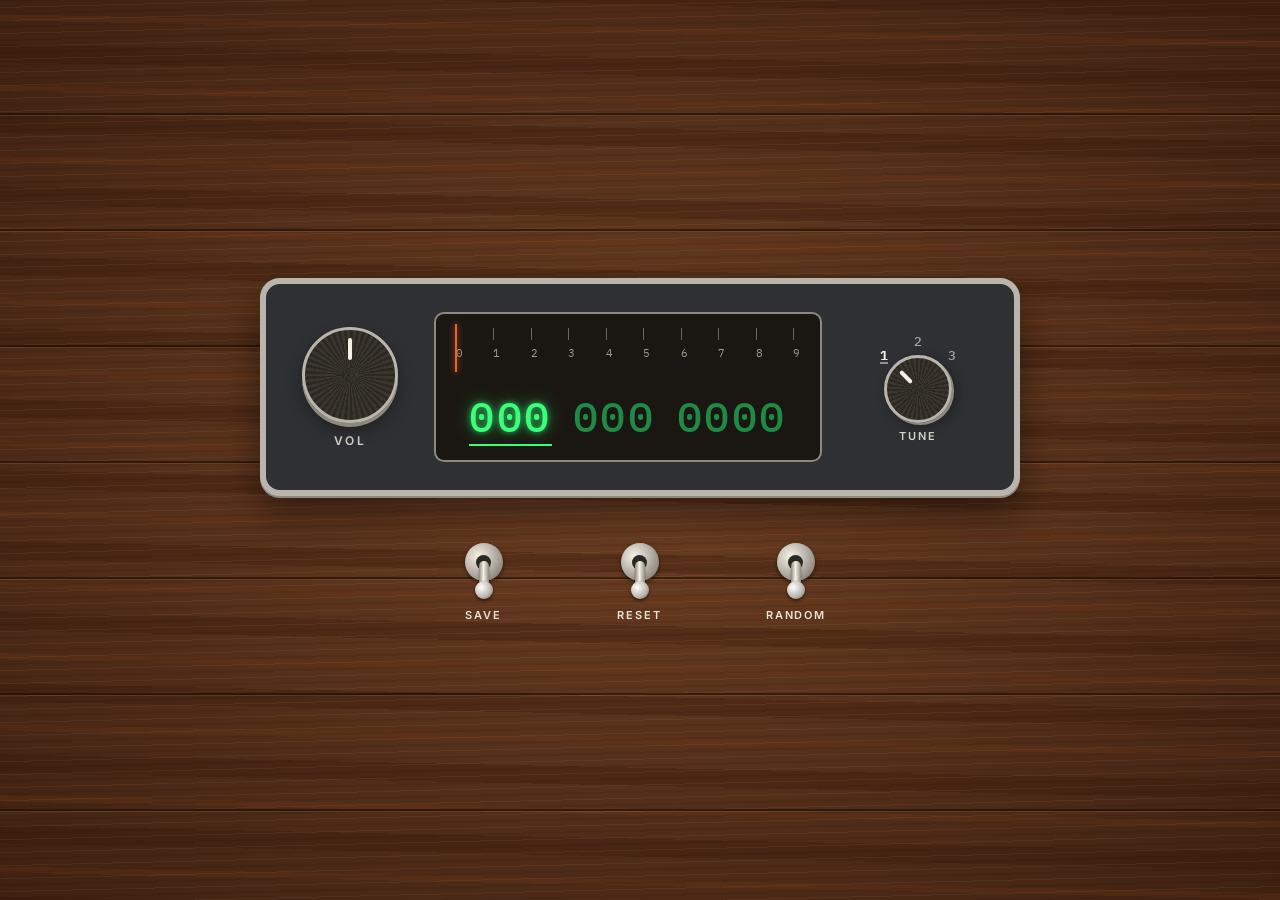
<file: final/index.html>
<!doctype html>
<html lang="en">
<head>
  <meta charset="utf-8">
  <meta name="viewport" content="width=device-width, initial-scale=1">
  <title>Tune in your phone number</title>
  <link rel="preconnect" href="https://fonts.googleapis.com">
  <link href="https://fonts.googleapis.com/css2?family=IBM+Plex+Mono:wght@500&family=Inter:wght@500;600&display=swap" rel="stylesheet">
  <link rel="stylesheet" href="final.css">
</head>
<body>
  <main class="stage">
    <h1 class="visually-hidden">Tune in your phone number</h1>

    <div class="radio">
      <div class="control">
        <button class="knob" id="knob" type="button" role="slider"
                aria-label="Volume knob for section 1: turn right to go up, left to go down"
                aria-valuemin="0" aria-valuemax="999" aria-valuenow="0">
          <span class="knob__mark" aria-hidden="true"></span>
        </button>
        <span class="label">VOL</span>
      </div>

      <div class="window">
        <div class="dial" aria-hidden="true">
          <div class="dial__ticks"></div>
          <div class="dial__numbers">
            <span>0</span><span>1</span><span>2</span><span>3</span><span>4</span>
            <span>5</span><span>6</span><span>7</span><span>8</span><span>9</span>
          </div>
          <div class="dial__needle" id="needle"></div>
        </div>
        <output class="readout" id="readout" aria-live="polite">
          <span class="group is-active">000</span>
          <span class="group">000</span>
          <span class="group">0000</span>
        </output>
      </div>

      <div class="control">
        <div class="control control--tight">
          <div class="tune">
            <span class="tune__stop is-active" aria-hidden="true">1</span>
            <span class="tune__stop" aria-hidden="true">2</span>
            <span class="tune__stop" aria-hidden="true">3</span>
            <button class="tune__knob" id="tune" type="button" role="slider"
                    aria-label="Tune knob: choose section"
                    aria-valuemin="1" aria-valuemax="3" aria-valuenow="1">
              <span class="tune__mark" aria-hidden="true"></span>
            </button>
          </div>
          <span class="label label--small">TUNE</span>
        </div>
      </div>
    </div>

    <!-- Dash switches: SAVE latches up until the number changes; RESET and RANDOM spring back -->
    <div class="switches" role="group" aria-label="Dash switches">
      <div class="switch">
        <button class="switch__toggle" id="saveSwitch" type="button" aria-pressed="false" aria-label="Save number">
          <span class="switch__bezel" aria-hidden="true"></span>
          <span class="switch__hole" aria-hidden="true"></span>
          <span class="switch__lever" aria-hidden="true"></span>
          <span class="switch__ball" aria-hidden="true"></span>
        </button>
        <span class="switch__label" id="saveLabel">SAVE</span>
      </div>
      <div class="switch">
        <button class="switch__toggle" id="resetSwitch" type="button" aria-pressed="false" aria-label="Reset number to zero">
          <span class="switch__bezel" aria-hidden="true"></span>
          <span class="switch__hole" aria-hidden="true"></span>
          <span class="switch__lever" aria-hidden="true"></span>
          <span class="switch__ball" aria-hidden="true"></span>
        </button>
        <span class="switch__label">RESET</span>
      </div>
      <div class="switch">
        <button class="switch__toggle" id="randomSwitch" type="button" aria-pressed="false" aria-label="Randomize number">
          <span class="switch__bezel" aria-hidden="true"></span>
          <span class="switch__hole" aria-hidden="true"></span>
          <span class="switch__lever" aria-hidden="true"></span>
          <span class="switch__ball" aria-hidden="true"></span>
        </button>
        <span class="switch__label">RANDOM</span>
      </div>
    </div>
  </main>

  <script src="final.js"></script>
</body>
</html>
</file>
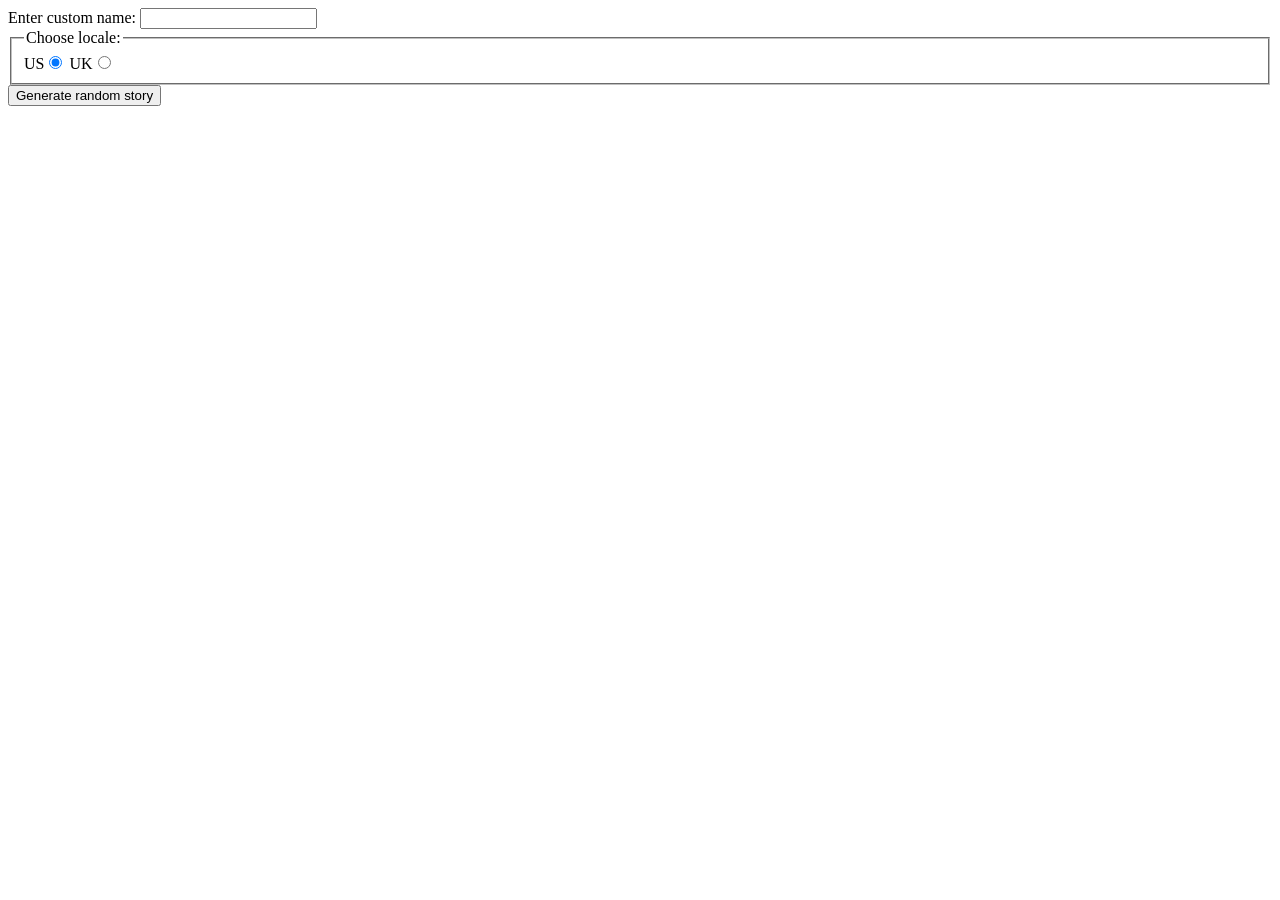
<file: ICA11.html>
<!DOCTYPE html>
<html lang="en">
<head>
    <meta charset="UTF-8">
    <meta name="viewport" content="width=device-width, initial-scale=1.0">
    <title>Document</title>
</head>
<body>
    <div>
  <label for="custom-name">Enter custom name:</label>
  <input id="custom-name" type="text" placeholder="" />
</div>
<fieldset>
  <legend>Choose locale:</legend>
  <label for="us">US</label
  ><input id="us" type="radio" name="uk-us" value="us" checked />
  <label for="uk">UK</label
  ><input id="uk" type="radio" name="uk-us" value="uk" />
</fieldset>
<div>
  <button class="generate">Generate random story</button>
</div>
<!-- Thanks a lot to Willy Aguirre for his help with the code for this assessment -->
<p class="story"></p>

    <script>
        // Complete variable definitions and random functions

const customName = document.getElementById("custom-name");
const generateBtn = document.querySelector(".generate"); //make a new var called generate button
const story = document.querySelector(".story");

function randomValueFromArray(array) {
  const random = Math.floor(Math.random() * array.length);
  return array[random];
}

// Raw text strings

//charcters
    // Willy the Goblin
    // Big Daddy
    // Father Christmas

//places
    // the soup kitchen
    // Disneyland
    // the White House

//events
    // spontaneously combusted
    // melted into a puddle on the sidewalk
    // turned into a slug and slithered away

const characters = ["Willy the Goblin", "Big Daddy", "Father Christmas"];
const places = ["the soup kitchen", "Disneyland", "the White House"];
const events = ["spontaneously combusted", "melted into a puddle on the sidewalk", "turned into a slug and slithered away"];

// Partial return random string function

function returnRandomStoryString() {

const randomCharacter = randomValueFromArray(characters);
const randomPlace = randomValueFromArray(places);
const randomEvent = randomValueFromArray(events);

let storyText = `It was 94 Fahrenheit outside, so ${randomCharacter} went for a walk. When they got to ${randomPlace}, they stared in horror for a few moments, then ${randomEvent}. Bob saw the whole thing, but was not surprised — ${randomCharacter} weighs 300 pounds, and it was a hot day.`

  return storyText;
}

// Event listener and partial generate function definition

generateBtn.addEventListener("click", generateStory); //event listener listens for click and runs the "generateStory" function

function generateStory() {

let newStory = returnRandomStoryString();

  if (customName.value !== "") {
    const name = customName.value;
    newStory=newStory.replace("Bob", name);
  }

  if (document.getElementById("uk").checked) {
    const weight = Math.round(300/14)+" stone";
    const temperature = Math.round((94-32)*5/9)+" Celsius";
    newStory=newStory.replace("300 pounds", weight);
    newStory=newStory.replace("94 Fahrenheit", temperature);
  }

  console.log(newStory);
  // TODO: replace "" with the correct expression
  story.textContent = newStory;
  story.style.visibility = "visible";
}
    </script>
</body>
</html>
</file>
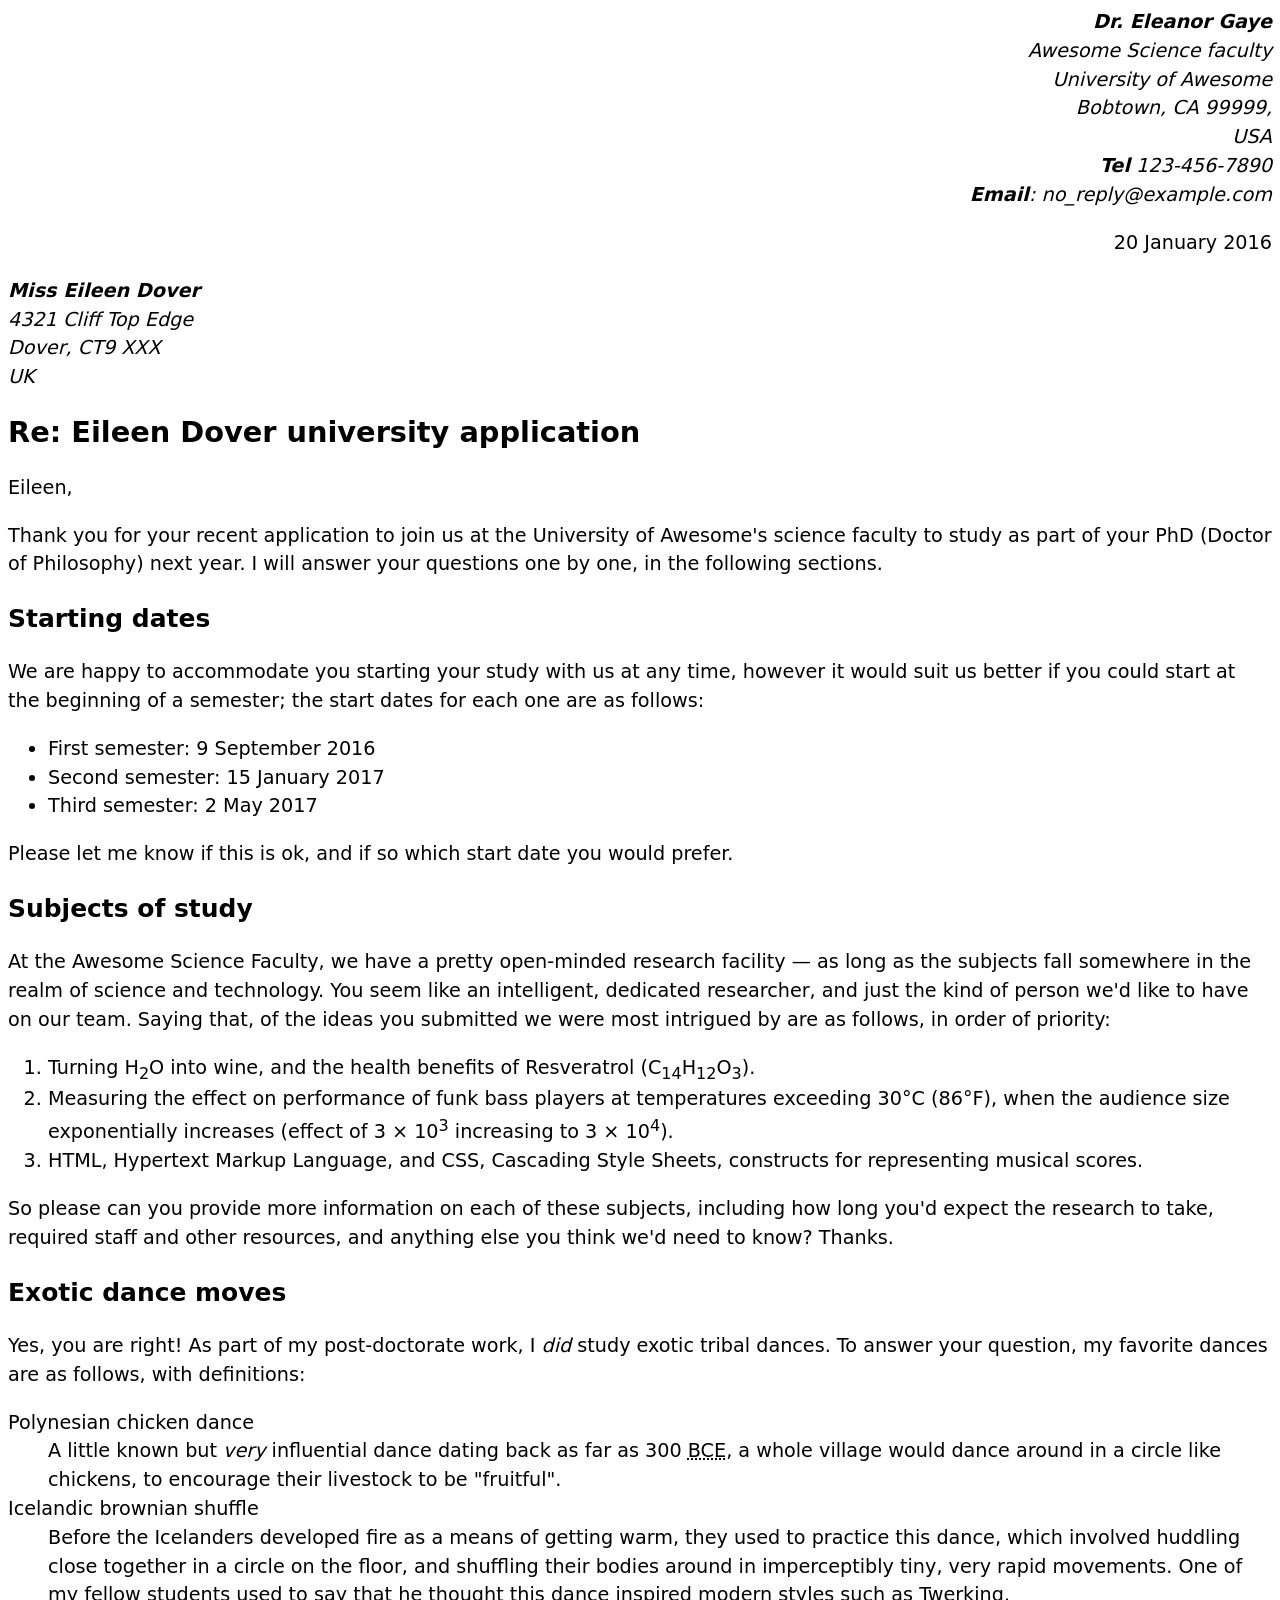
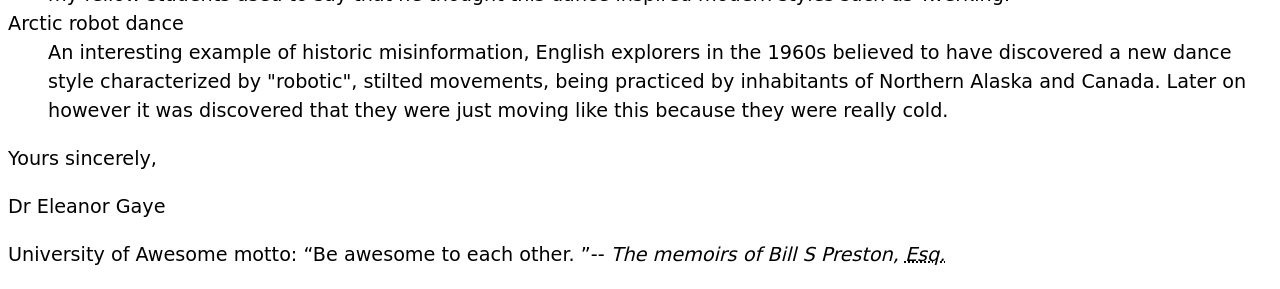
<file: ICA3.html>
<!DOCTYPE html>
<html lang="en">
<head>
    <meta charset="UTF-8">
    <meta name="viewport" content="width=device-width, initial-scale=1.0">
    <title>Document</title>
    <style>
        body {
  font: 1.2em / 1.5 system-ui;
}

.sender-column {
  text-align: right;
}

h1 {
  font-size: 1.5em;
}

h2 {
  font-size: 1.3em;
}
    </style>
</head>
<body>
    <address class="sender-column">
        <strong>Dr. Eleanor Gaye</strong><br />
Awesome Science faculty<br />
University of Awesome<br />
Bobtown, CA 99999,<br />
USA<br />
<strong>Tel</strong> 123-456-7890<br />
<strong>Email</strong>: no_reply@example.com
</address>

<p class="sender-column"
<time datetime="2016-01-20">20 January 2016</time>
</p>

<address>
<strong>Miss Eileen Dover</strong><br />
4321 Cliff Top Edge<br />
Dover, CT9 XXX<br />
UK
</address>

<h1>Re: Eileen Dover university application</h1>

<p>Eileen,</p>

<p>
Thank you for your recent application to join us at the University of
Awesome's science faculty to study as part of your
<abbr>PhD</abbr> (Doctor of Philosophy) next year. I will answer your
questions one by one, in the following sections.
</p>

<h2>Starting dates</h2>

<p>
We are happy to accommodate you starting your study with us at any time,
however it would suit us better if you could start at the beginning of a
semester; the start dates for each one are as follows:
</p>

<ul>
    <li>
First semester: <time datetime="2016-09-09">9 September 2016</time>
</li>
<li>
Second semester: <time datetime="2017-01-15">15 January 2017</time>
</li>
<li>
Third semester: <time datetime="2017-05-02">2 May 2017</time>
</li>
</ul>

<p>
Please let me know if this is ok, and if so which start date you would
prefer.
</p>

<h2>Subjects of study</h2>

<p>
At the Awesome Science Faculty, we have a pretty open-minded research
facility — as long as the subjects fall somewhere in the realm of science
and technology. You seem like an intelligent, dedicated researcher, and
just the kind of person we'd like to have on our team. Saying that, of the
ideas you submitted we were most intrigued by are as follows, in order of
priority:
</p>

<ol>
<li>
Turning H<sub>2</sub>O into wine, and the health benefits of Resveratrol
(C<sub>14</sub>H<sub>12</sub>O<sub>3</sub>).
</li>
<li>
Measuring the effect on performance of funk bass players at temperatures
exceeding 30°C (86°F), when the audience size exponentially increases
(effect of 3 × 10<sup>3</sup> increasing to 3 × 10<sup>4</sup>).
</li>

<li>
<abbr>HTML</abbr>, Hypertext Markup Language, and <abbr>CSS</abbr>,
Cascading Style Sheets, constructs for representing musical scores.
</li>
</ol>

<p>
So please can you provide more information on each of these subjects,
including how long you'd expect the research to take, required staff and
other resources, and anything else you think we'd need to know? Thanks.
</p>

<h2>Exotic dance moves</h2>

<p>
Yes, you are right! As part of my post-doctorate work, I
<em>did</em> study exotic tribal dances. To answer your question, my
favorite dances are as follows, with definitions:
</p>

<dl>
<dt>Polynesian chicken dance</dt>
<dd>
    A little known but <em>very</em> influential dance dating back as far as
    300 <abbr title="Before Common Era">BCE</abbr>, a whole village would
    dance around in a circle like chickens, to encourage their livestock to
    be "fruitful".
</dd>
<dt>Icelandic brownian shuffle</dt>
<dd>
    Before the Icelanders developed fire as a means of getting warm, they
    used to practice this dance, which involved huddling close together in a
    circle on the floor, and shuffling their bodies around in imperceptibly
    tiny, very rapid movements. One of my fellow students used to say that
    he thought this dance inspired modern styles such as Twerking.
</dd>
<dt>Arctic robot dance</dt>
<dd>
    An interesting example of historic misinformation, English explorers in
    the 1960s believed to have discovered a new dance style characterized by
    "robotic", stilted movements, being practiced by inhabitants of Northern
    Alaska and Canada. Later on however it was discovered that they were
    just moving like this because they were really cold.
</dd>
</dl>

<p>Yours sincerely,</p>

<p>Dr Eleanor Gaye</p>

<p>
University of Awesome motto: <q>Be awesome to each other. </q>--
<cite
>The memoirs of Bill S Preston, <abbr title="Esquire">Esq.</abbr></cite>
</p>
</body>
</html>
</file>
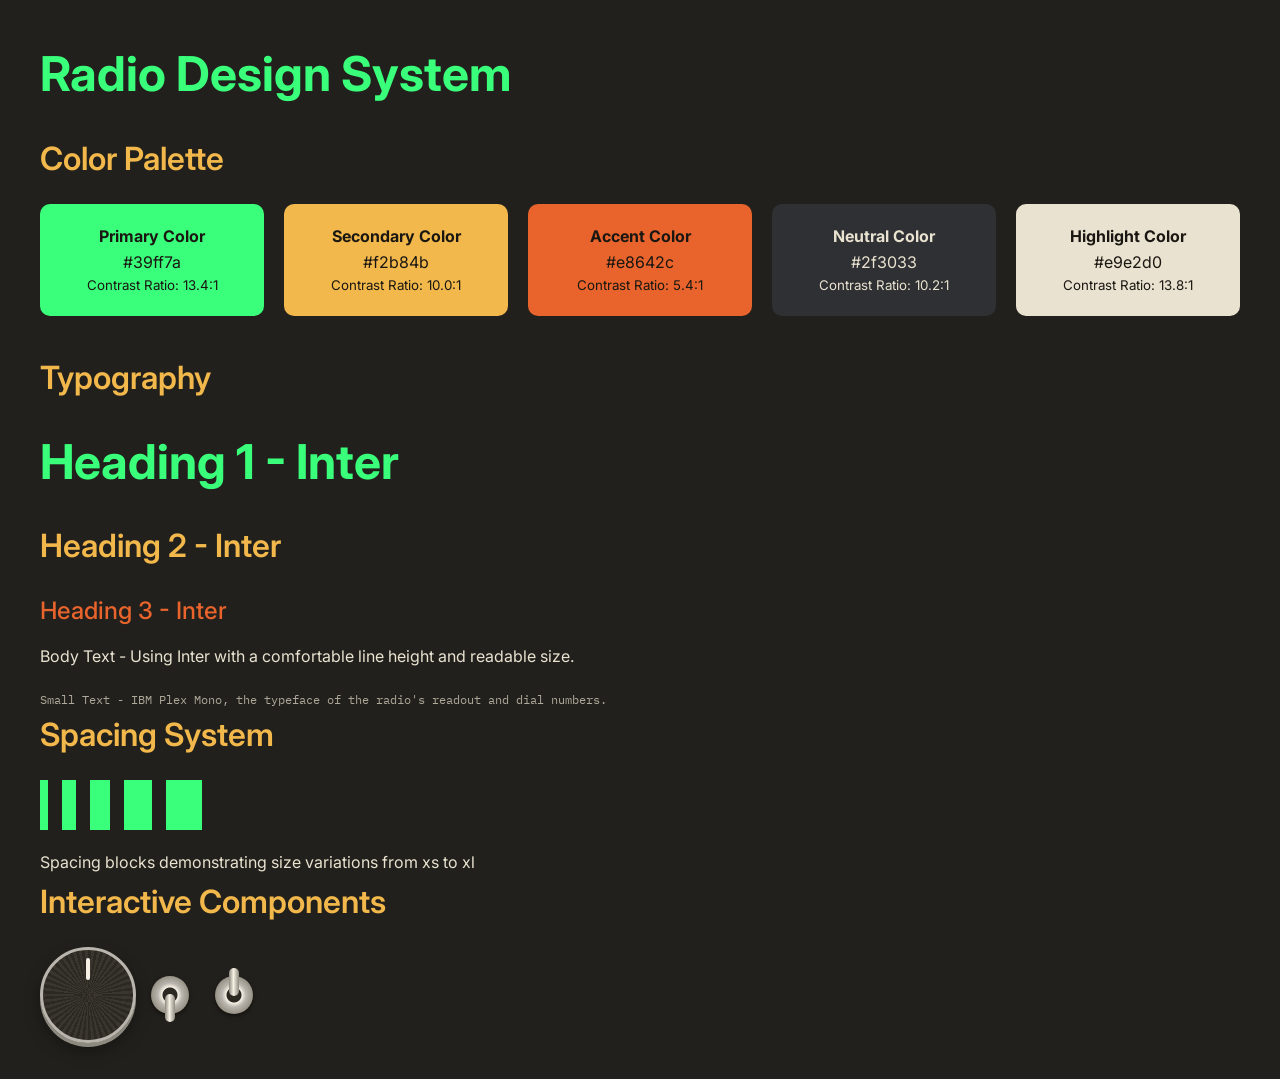
<file: final/wa14.html>
<!DOCTYPE html>
<html lang="en">
<head>
    <meta charset="UTF-8">
    <meta name="viewport" content="width=device-width, initial-scale=1.0">
    <title>Radio Design System</title>
    <style>
        /* CSS Reset and Base Styles */
        :root {
            /* Color Palette - 5 Core Colors */
            --color-primary: #39ff7a;     /* Neon Green - Readout Glow */
            --color-secondary: #f2b84b;   /* Amber - Focus Rings */
            --color-accent: #e8642c;      /* Needle Orange - Tuning Needle */
            --color-neutral: #2f3033;     /* Faceplate Gray - Radio Body */
            --color-highlight: #e9e2d0;   /* Cream - Main Text */

            /* Derived Colors for Flexibility */
            --color-background: #22201c;
            --color-text-dark: #1a1712;
            --color-text-light: var(--color-highlight);

            /* Typography */
            --font-primary: Inter, system-ui, sans-serif;
            --font-secondary: "IBM Plex Mono", monospace;

            /* Spacing System */
            --spacing-xs: 8px;
            --spacing-sm: 14px;
            --spacing-md: 20px;
            --spacing-lg: 28px;
            --spacing-xl: 36px;

            /* Border Radius */
            --radius-sm: 6px;
            --radius-md: 10px;
            --radius-lg: 20px;
        }

        * {
            margin: 0;
            padding: 0;
            box-sizing: border-box;
        }

        body {
            font-family: var(--font-primary);
            line-height: 1.6;
            background-color: var(--color-background);
            color: var(--color-text-light);
            padding: var(--spacing-xl);
        }

        .container {
            max-width: 1200px;
            margin: 0 auto;
        }

        /* Typography Styles */
        h1 {
            font-size: 3rem;
            font-weight: 700;
            margin-bottom: var(--spacing-md);
            color: var(--color-primary);
        }

        h2 {
            font-size: 2rem;
            font-weight: 600;
            margin-bottom: var(--spacing-md);
            color: var(--color-secondary);
        }

        h3 {
            font-size: 1.5rem;
            font-weight: 500;
            margin-bottom: var(--spacing-sm);
            color: var(--color-accent);
        }

        .body-text {
            font-size: 1rem;
            margin-bottom: var(--spacing-md);
        }

        .small-text {
            font-size: 0.75rem;
            font-family: var(--font-secondary);
            color: color-mix(in srgb, var(--color-text-light) 70%, transparent);
        }

        /* Color Palette Section */
        .color-palette {
            display: grid;
            grid-template-columns: repeat(auto-fit, minmax(200px, 1fr));
            gap: var(--spacing-md);
            margin-bottom: var(--spacing-xl);
        }

        .color-swatch {
            padding: var(--spacing-md);
            border-radius: var(--radius-md);
            display: flex;
            flex-direction: column;
            align-items: center;
            justify-content: center;
            text-align: center;
        }

        /* Component Styles */
        .knob {
            position: relative;
            width: 96px;
            height: 96px;
            vertical-align: middle;
            border-radius: 50%;
            border: 3px solid #b9b5ad;
            background: repeating-conic-gradient(#2c2822 0 4deg, #3a352d 4deg 8deg);
            box-shadow: 0 4px 0 #8d897f, 0 8px 16px rgba(0, 0, 0, 0.35);
            cursor: grab;
        }

        .knob:active {
            cursor: grabbing;
        }

        .knob:focus-visible {
            outline: 3px solid var(--color-secondary);
            outline-offset: 4px;
        }

        .knob__mark {
            position: absolute;
            left: 50%;
            top: 8px;
            width: 4px;
            height: 22px;
            margin-left: -2px;
            border-radius: 2px;
            background: #f6f1e4;
        }

        .switch {
            position: relative;
            width: 60px;
            height: 76px;
            vertical-align: middle;
            border: none;
            background: transparent;
            cursor: pointer;
        }

        .switch__bezel,
        .switch__lever {
            position: absolute;
            left: 50%;
        }

        .switch__bezel {
            top: 50%;
            width: 38px;
            height: 38px;
            margin: -19px 0 0 -19px;
            border-radius: 50%;
            background: radial-gradient(circle at 50% 50%, #2c2822 7px, #f6f1e4 8px, #b9b5ad 45%, #6d6555 100%);
            box-shadow: 0 2px 4px rgba(0, 0, 0, 0.5);
        }

        .switch__lever {
            top: 37px;
            width: 10px;
            height: 28px;
            margin-left: -5px;
            border-radius: 5px;
            background: linear-gradient(90deg, #8d897f, #f6f1e4 45%, #8d897f);
            transition: top 100ms ease-out;
        }

        .switch[aria-pressed="true"] .switch__lever {
            top: 11px;
        }

        /* Spacing Demonstration */
        .spacing-demo {
            display: flex;
            align-items: center;
            gap: var(--spacing-sm);
            margin-bottom: var(--spacing-md);
        }

        .spacing-block {
            background-color: var(--color-primary);
            height: 50px;
        }
    </style>
    <link rel="stylesheet" href="https://fonts.googleapis.com/css2?family=IBM+Plex+Mono:wght@500&family=Inter:wght@500;600;700&display=swap">
</head>
<body>
    <div class="container">
        <h1>Radio Design System</h1>

        <section>
            <h2>Color Palette</h2>
            <div class="color-palette">
                <div class="color-swatch" style="background-color: var(--color-primary); color: var(--color-text-dark);">
                    <strong>Primary Color</strong>
                    <p>#39ff7a</p>
                    <small>Contrast Ratio: 13.4:1</small>
                </div>
                <div class="color-swatch" style="background-color: var(--color-secondary); color: var(--color-text-dark);">
                    <strong>Secondary Color</strong>
                    <p>#f2b84b</p>
                    <small>Contrast Ratio: 10.0:1</small>
                </div>
                <div class="color-swatch" style="background-color: var(--color-accent); color: var(--color-text-dark);">
                    <strong>Accent Color</strong>
                    <p>#e8642c</p>
                    <small>Contrast Ratio: 5.4:1</small>
                </div>
                <div class="color-swatch" style="background-color: var(--color-neutral); color: var(--color-text-light);">
                    <strong>Neutral Color</strong>
                    <p>#2f3033</p>
                    <small>Contrast Ratio: 10.2:1</small>
                </div>
                <div class="color-swatch" style="background-color: var(--color-highlight); color: var(--color-text-dark);">
                    <strong>Highlight Color</strong>
                    <p>#e9e2d0</p>
                    <small>Contrast Ratio: 13.8:1</small>
                </div>
            </div>
        </section>

        <section>
            <h2>Typography</h2>
            <h1>Heading 1 - Inter</h1>
            <h2>Heading 2 - Inter</h2>
            <h3>Heading 3 - Inter</h3>
            <p class="body-text">Body Text - Using Inter with a comfortable line height and readable size.</p>
            <p class="small-text">Small Text - IBM Plex Mono, the typeface of the radio's readout and dial numbers.</p>
        </section>

        <section>
            <h2>Spacing System</h2>
            <div class="spacing-demo">
                <div class="spacing-block" style="width: var(--spacing-xs)"></div>
                <div class="spacing-block" style="width: var(--spacing-sm)"></div>
                <div class="spacing-block" style="width: var(--spacing-md)"></div>
                <div class="spacing-block" style="width: var(--spacing-lg)"></div>
                <div class="spacing-block" style="width: var(--spacing-xl)"></div>
            </div>
            <p>Spacing blocks demonstrating size variations from xs to xl</p>
        </section>

        <section>
            <h2>Interactive Components</h2>
            <button class="knob" type="button" aria-label="Volume knob"><span class="knob__mark"></span></button>
            <button class="switch" type="button" aria-pressed="false" aria-label="Switch, off"><span class="switch__bezel"></span><span class="switch__lever"></span></button>
            <button class="switch" type="button" aria-pressed="true" aria-label="Switch, on"><span class="switch__bezel"></span><span class="switch__lever"></span></button>
        </section>
    </div>
</body>
</html>
</file>
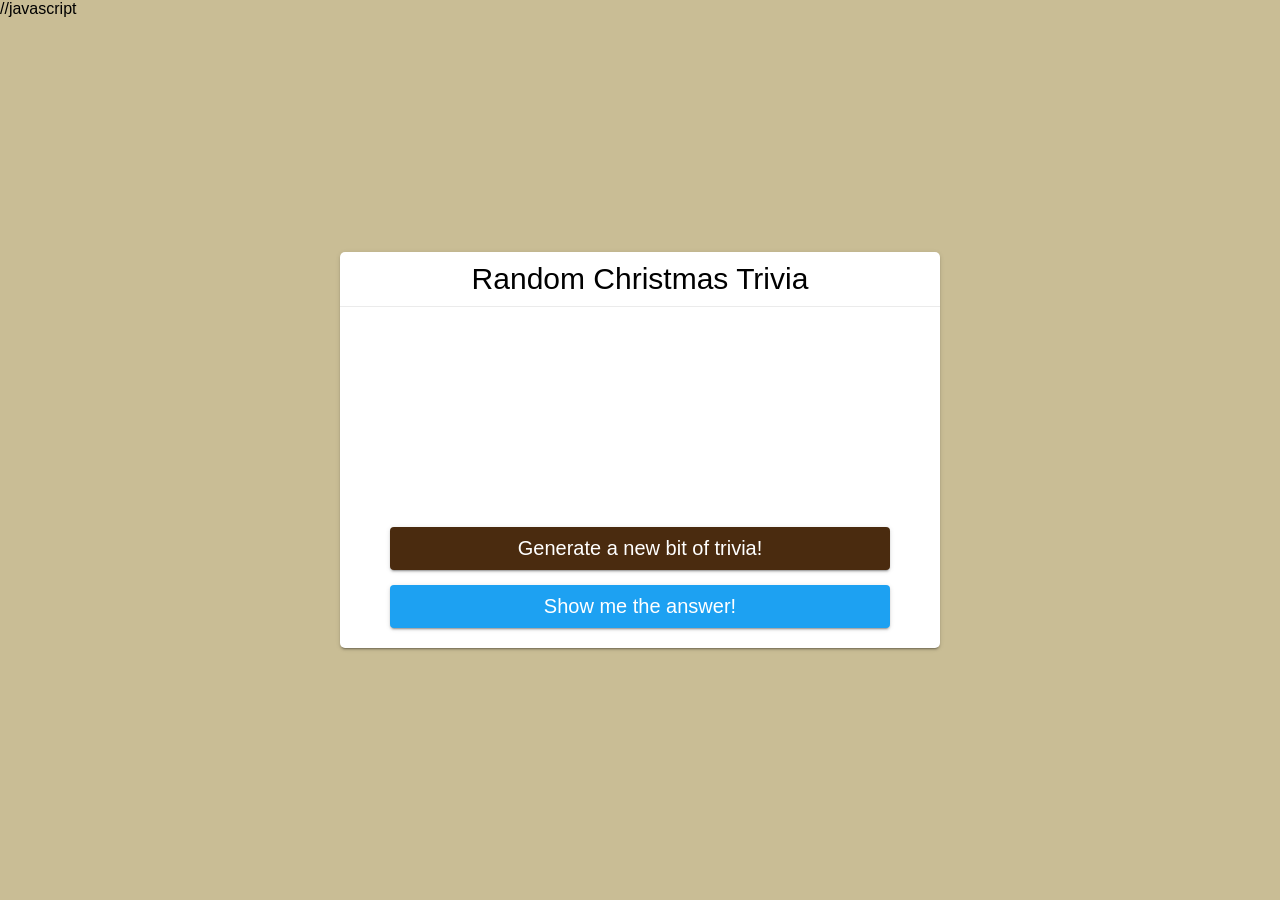
<file: ICA12/ica12.html>
<!DOCTYPE html>
<html lang="en">
<head>
    <meta charset="UTF-8">
    <meta http-equiv="X-UA-Compatible" content="IE=edge">
    <meta name="viewport" content="width=device-width, initial-scale=1.0">
    <title>Document</title>
    <style>
        html {
    box-sizing: border-box;
  }
  
  *,
  *::before,
  *::after {
    box-sizing: inherit;
    margin: 0;
    padding: 0;
  }
  
  body {
    font-family: -apple-system, BlinkMacSystemFont, "Segoe UI", Roboto, Oxygen-Sans, Ubuntu, Cantarell, "Helvetica Neue", sans-serif;
    background-color: #c9bd95;
  }
  
  .app {
    position: absolute;
    top: 50%;
    left: 50%;
    transform: translate(-50%, -50%);
    width: 600px;
    background-color: white;
    border-radius: 5px;
    box-shadow: 0 2px 2px 0 rgba(0,0,0,.14), 0 3px 1px -2px rgba(0,0,0,.2), 0 1px 5px 0 rgba(0,0,0,.12);
  }
  
  header {
    width: 100%;
    font-size: 30px;
    text-align: center;
    padding: 10px;
    border-bottom: 1px solid #ebebeb;
  }
  
  .quotes {
    padding: 20px 50px;
    min-height: 200px;
  }
  
  .quote-text {
    padding-bottom: 20px;
    font-size: 25px;
    color: black;
  }
  
  .controls {
    width: 100%;
    padding: 20px 50px;
  }
  
  .button {
    display: block;
    color: white;
    border-radius: 4px;
    border: none;
    padding: 10px 20px;
    cursor: pointer;
    text-align: center;
    width: 100%;
    font-size: 20px;
    box-shadow: 0 2px 2px 0 rgba(0,0,0,.14), 0 3px 1px -2px rgba(0,0,0,.2), 0 1px 5px 0 rgba(0,0,0,.12);
  }
  
  .twitter {
    background-color: #1da1f2;
    text-decoration: none;
  }
  
  .twitter:hover {
    background-color: #1e7fbb;
  }
  
  .new-quote {
    background-color: #4A2B0F;
    margin-bottom: 15px;
  }
  
  .new-quote:hover {
    background-color: #6d3b0e;
  }
  
  .new-quote:disabled {
    background-color: #cccccc;
    color: #666666;
    cursor: not-allowed;
  }
  
  @media screen and (max-width: 600px) {
    .app {
      width: 100%;
    }
    .quote-text {
      font-size: 18px;
    }
  }
    </style>
</head>
<body>
    <div class="app">
        <header>Random Christmas Trivia</header>
        <section class="quotes">
          <div class="quote-text" id="js-quote-text"></div>
          <div class="quote-text" id="js-answer-text"></div>
        </section>
        <section class="controls" >
          <button type="button" id="js-new-quote" class="new-quote button">
            Generate a new bit of trivia!
          </button>
          <button type="button" id="js-tweet" class="twitter button">
            Show me the answer!
          </button>
          <!-- <a class="answer button" id="js-tweet" target="_blank" rel="noreferrer">Show me the answer!</a> -->
        </section>
      </div>
      
      //javascript
      <script>
        //new button -> event listener that runs getQuote on click
        const newBtn = document.querySelector("#js-new-quote").addEventListener('click', getQuote);

        const endpoint = "https://trivia.cyberwisp.com/getrandomchristmasquestion";

        //when btn is clicked, we should get "this works"
        async function getQuote(){
            console.log("This works");

            //try: run code and see what happens
            try {
                const response = await fetch(endpoint);
                if (!response.ok){
                    throw Error(response.statusText)
                }
                const json = await response.json();
                console.log(json);
                displayQuote(json['question']);
            } catch (err){
                console.log(err)
                alert('Failed to fetch new quote');
            }
        }

        function displayQuote(quote){
            const quoteText = document.querySelector("#js-quote-text");
            quoteText.textContent = quote;
        }

        getQuote();
    
      </script>

</body>
</html>
</file>
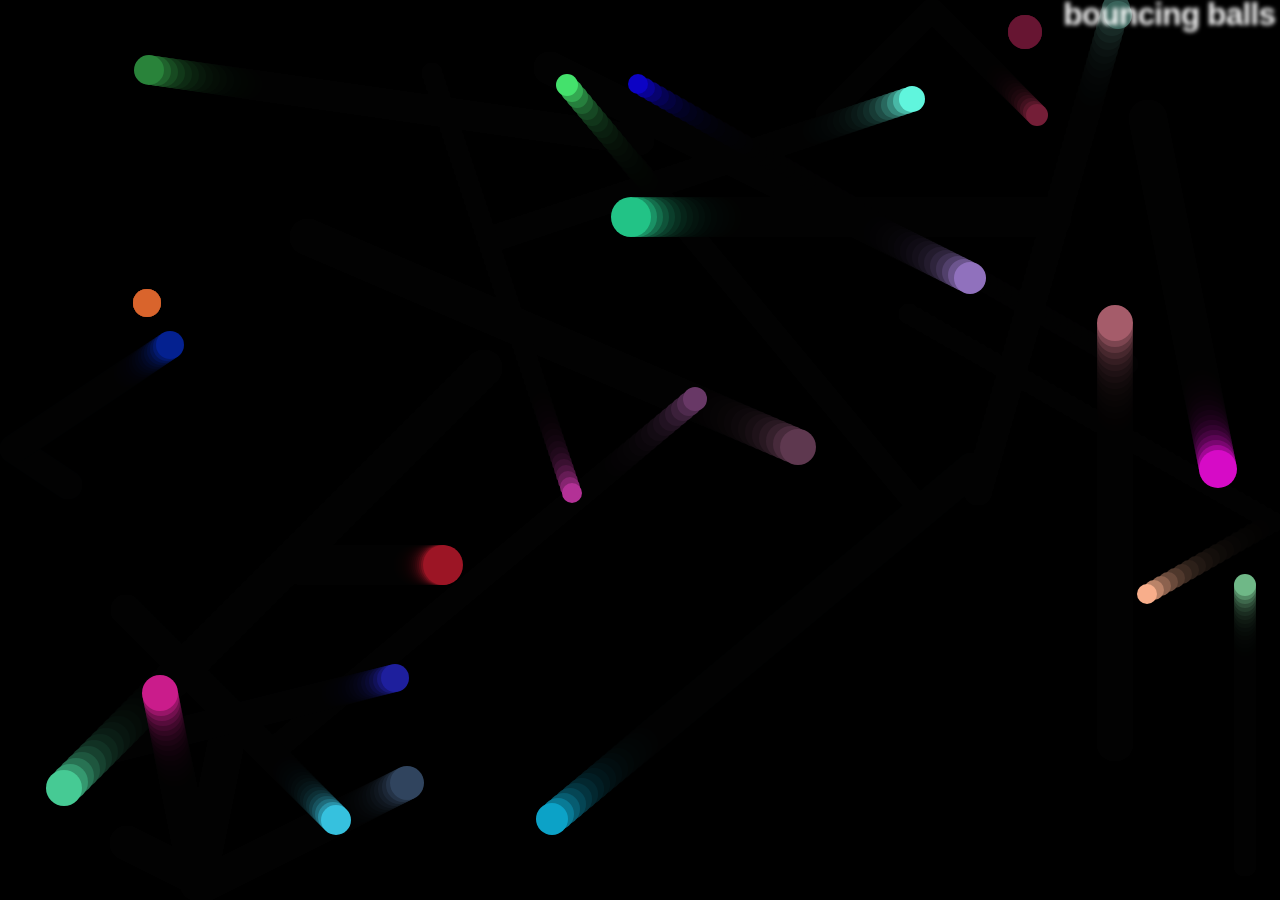
<file: ica13/ica13.html>
<!DOCTYPE html>
<html lang="en-US">
  <head>
    <meta charset="utf-8">
    <meta name="viewport" content="width=device-width">
    <title>Bouncing balls</title>
    <link rel="stylesheet" href="ica13.css">
  </head>

  <body>
    <h1>bouncing balls</h1>
    <canvas></canvas>

    <script src="ica13.js"></script>
  </body>
</html>
</file>
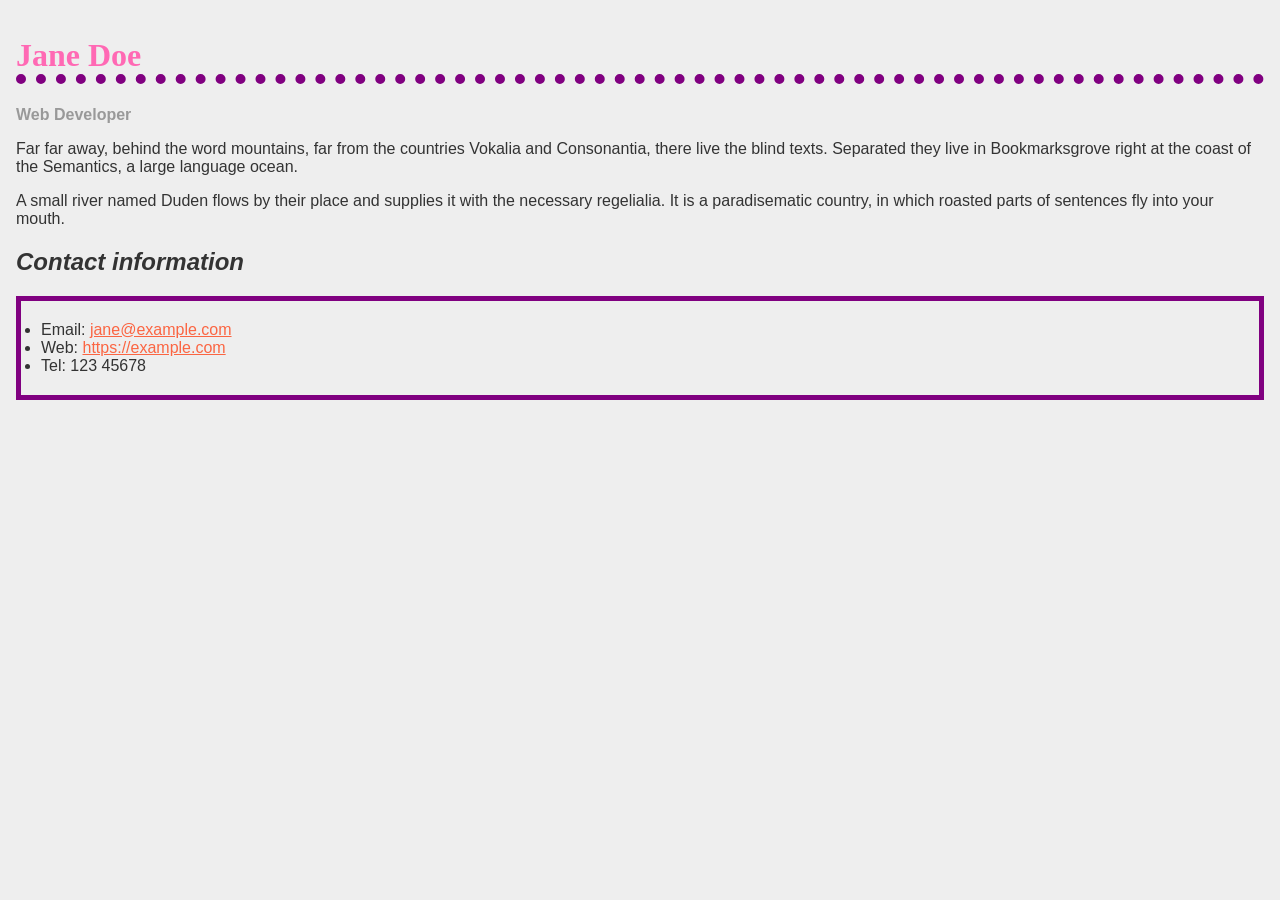
<file: ICA7/ica7.html>
<!doctype html>
<html lang="en">
  <head>
    <meta charset="utf-8" />
    <meta name="viewport" content="width=device-width" />
    <title>Formatting a biography</title>
    <style>
      body {
        background-color: #eeeeee;
        color: #333;
        font-family: Arial, Helvetica, sans-serif;
        padding: 1em;
        margin: 0;
      }

      h1 {
        color: hotpink;
        font-size: 2em;
        font-family: Georgia, "Times New Roman", Times, serif;
        border-bottom: 10px dotted purple;
      }

      h2 {
        font-size: 1.5em;
        font-style: italic;
      }

      .job-title {
        color: #999999;
        font-weight: bold;
      }

      a:link,
      a:visited {
        color: #fb6542;
      }

      a:hover {
        text-decoration: none;
        color: green;
      }
      
      ul{
        border: 5px solid purple;
        padding: 20px;
      }

    </style>
    
  </head>

  <body>
    <h1>Jane Doe</h1>
    <div class="job-title">Web Developer</div>
    <p>
      Far far away, behind the word mountains, far from the countries Vokalia
      and Consonantia, there live the blind texts. Separated they live in
      Bookmarksgrove right at the coast of the Semantics, a large language
      ocean.
    </p>

    <p>
      A small river named Duden flows by their place and supplies it with the
      necessary regelialia. It is a paradisematic country, in which roasted
      parts of sentences fly into your mouth.
    </p>

    <h2>Contact information</h2>
    <ul>
      <li>
        Email:
        <a href="mailto:jane@example.com">jane@example.com</a>
      </li>
      <li>
        Web:
        <a href="https://example.com">https://example.com</a>
      </li>
      <li>Tel: 123 45678</li>
    </ul>
  </body>
</html>
</file>
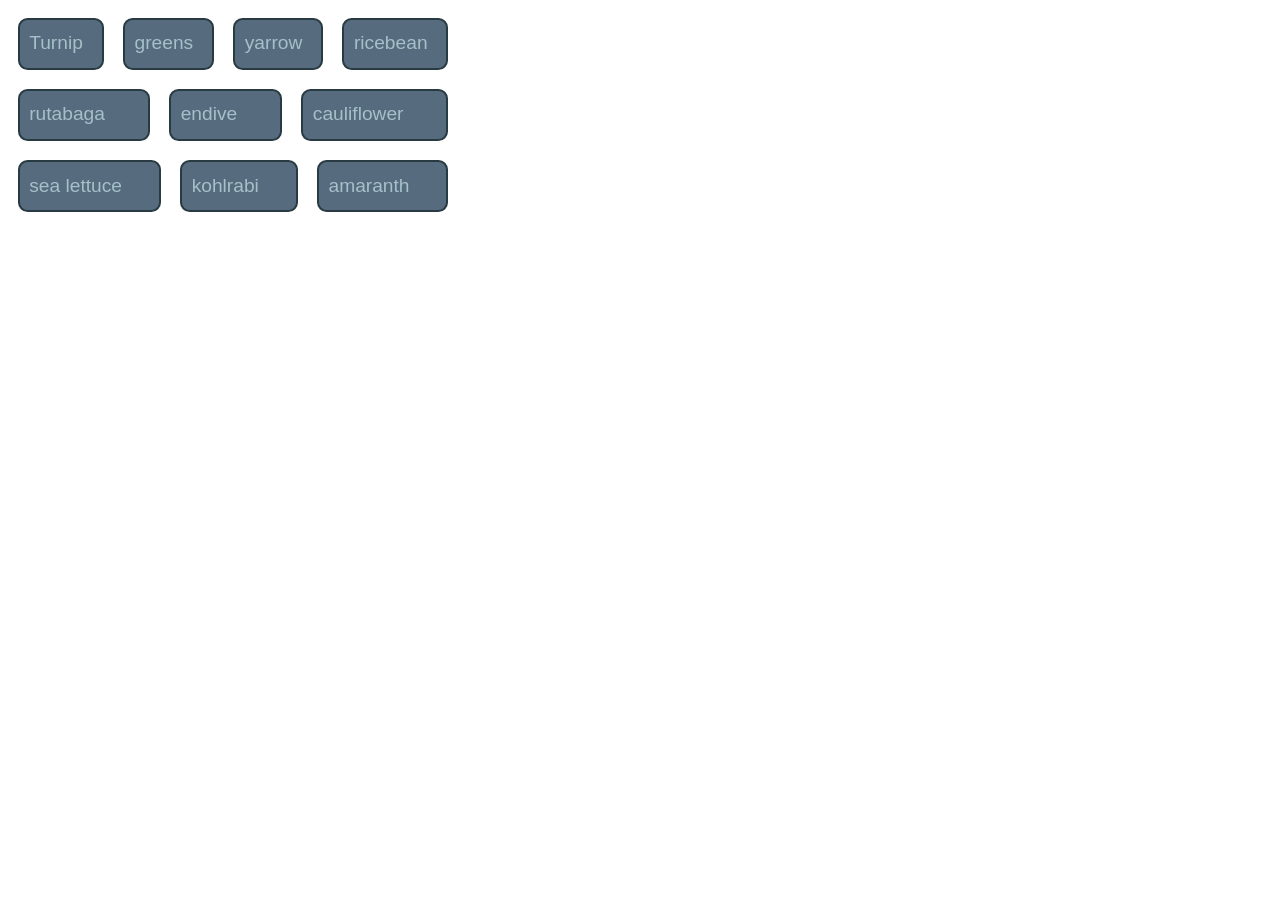
<file: ICA8/ica8flexbox.html>
<!DOCTYPE html>
<html lang="en">
<head>
    <meta charset="UTF-8">
    <meta name="viewport" content="width=device-width, initial-scale=1.0">
    <title>Document</title>
    <style>
        body {
  font: 1.2em / 1.5 sans-serif;
}
ul {
  width: 450px;
  list-style: none;
  padding: 0;
  margin: 0;
}

li {
  background-color: #576b7f;
  border: 2px solid #293b42;
  border-radius: 0.5em;
  color: white;
  padding: 0.5em;
  margin: 0.5em;
}

ul {
  display: flex;
  flex-wrap: wrap;
}

li {
  flex: auto;
  color: #a6c0c9;
}
    </style>
</head>
<body>
    <ul>
  <li>Turnip</li>
  <li>greens</li>
  <li>yarrow</li>
  <li>ricebean</li>
  <li>rutabaga</li>
  <li>endive</li>
  <li>cauliflower</li>
  <li>sea lettuce</li>
  <li>kohlrabi</li>
  <li>amaranth</li>
</ul>
</body>
</html>
</file>
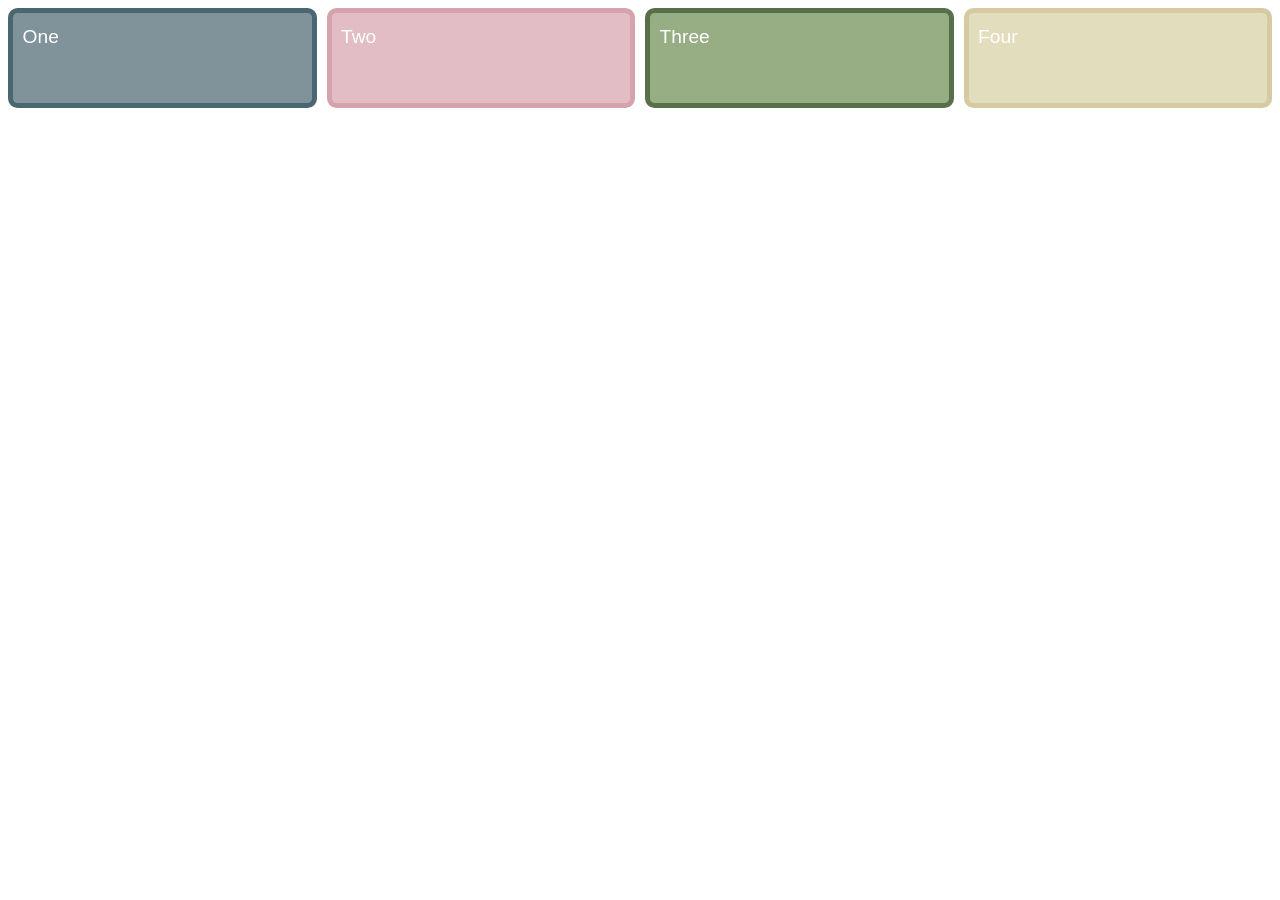
<file: ICA8/ica8grid.html>
<!DOCTYPE html>
<html lang="en">
<head>
    <meta charset="UTF-8">
    <meta name="viewport" content="width=device-width, initial-scale=1.0">
    <title>Document</title>

    <style>
   body {
  font: 1.2em / 1.5 sans-serif;
}
.grid > * {
  border-radius: 0.5em;
  color: white;
  padding: 0.5em;
}

.one {
  background-color: rgb(74 102 112 / 70%);
  border: 5px solid rgb(74 102 112 / 100%);
}

.two {
  background-color: rgb(214 162 173 / 70%);
  border: 5px solid rgb(214 162 173 / 100%);
}

.three {
  background-color: rgba(107, 140, 80, 0.7);
  border: 5px solid rgb(87, 112, 74);
}

.four {
  background-color: rgba(214, 208, 162, 0.7);
  border: 5px solid rgb(214, 202, 162);
}

.grid {
  display: grid;
  grid-template-columns: 1fr 1fr 1fr 1fr;
  grid-template-rows: 100px 100px 100px;
  gap: 10px;
}
    </style>
</head>
<body>
    <div class="grid">
  <div class="one">One</div>
  <div class="two">Two</div>
  <div class="three">Three</div>
  <div class="four">Four</div>
</div>
</body>
</html>
</file>
<file: final/final.css>
:root {
  --bg: #22201c;
  --cream: #e9e2d0;
  --chrome: #b9b5ad;
  --chrome-dark: #8d897f;
  --body: #2f3033;      /* radio faceplate: dark grey */
  --ink: #d6d3cc;       /* labels on the faceplate */
  --glass: #1a1712;
  --amber: #f2b84b;
  --neon: #39ff7a;
  --needle: #e8642c;
  --muted: #a39a86;
}

* { box-sizing: border-box; }

body {
  margin: 0;
  min-height: 100vh;
  /* Vintage walnut dash paneling: plank seams, fine grain, broad figure, soft vignette */
  background-color: #5e321a;
  background-image:
    repeating-linear-gradient(180deg, transparent 0 113px, rgba(20, 8, 2, 0.55) 113px 115px, rgba(255, 214, 160, 0.10) 115px 116px),
    repeating-linear-gradient(178.6deg, rgba(30, 12, 4, 0.10) 0 2px, transparent 2px 7px, rgba(255, 200, 140, 0.06) 7px 8px, transparent 8px 13px),
    repeating-linear-gradient(181.2deg, rgba(50, 20, 6, 0.28) 0 18px, transparent 18px 41px, rgba(110, 52, 18, 0.30) 41px 47px, transparent 47px 71px),
    radial-gradient(ellipse at 50% 50%, rgba(255, 190, 120, 0.10), rgba(0, 0, 0, 0.35) 100%);
  background-attachment: fixed;
  color: var(--cream);
  font-family: Inter, system-ui, sans-serif;
}

.stage {
  min-height: 100vh;
  display: flex;
  flex-direction: column;
  align-items: center;
  justify-content: center;
  gap: 28px;
  padding: 24px;
}

.eyebrow {
  margin: 0;
  font-size: 13px;
  font-weight: 600;
  letter-spacing: 0.18em;
  text-transform: uppercase;
  color: #bdb4a2;
}

/* Faceplate */
.radio {
  width: min(760px, 100%);
  display: flex;
  align-items: center;
  gap: 36px;
  padding: 28px 36px;
  background: var(--body);
  border: 6px solid var(--chrome);
  border-radius: 20px;
  box-shadow: 0 2px 0 var(--chrome-dark), 0 18px 40px rgba(0, 0, 0, 0.45);
}

.control {
  display: flex;
  flex-direction: column;
  align-items: center;
  gap: 10px;
}

.label {
  font-size: 12px;
  font-weight: 600;
  letter-spacing: 0.2em;
  color: var(--ink);
}

/* Knob */
.knob {
  position: relative;
  width: 96px;
  height: 96px;
  padding: 0;
  border-radius: 50%;
  border: 3px solid var(--chrome);
  background: repeating-conic-gradient(#2c2822 0 4deg, #3a352d 4deg 8deg);
  box-shadow: 0 4px 0 var(--chrome-dark), 0 8px 16px rgba(0, 0, 0, 0.35);
  cursor: grab;
  touch-action: none;           /* lets us drag on touch screens */
  transform: rotate(var(--angle, 0deg));
}
.knob:active { cursor: grabbing; }
.knob:focus-visible { outline: 3px solid var(--amber); outline-offset: 4px; }

.knob__mark {
  position: absolute;
  left: 50%;
  top: 8px;
  width: 4px;
  height: 22px;
  margin-left: -2px;
  border-radius: 2px;
  background: #f6f1e4;
}

/* Display window */
.window {
  flex: 1 1 auto;
  min-width: 0;
  height: 150px;
  display: flex;
  flex-direction: column;
  justify-content: space-between;
  padding: 14px 20px;
  background: var(--glass);
  border: 2px solid var(--chrome-dark);
  border-radius: 10px;
}

.dial { position: relative; height: 40px; }

.dial__ticks {
  position: absolute;
  inset: 0 0 auto 0;
  height: 12px;
  background: repeating-linear-gradient(90deg, #6d6555 0 1px, transparent 1px 10.9%);
}

.dial__numbers {
  position: absolute;
  left: 0;
  right: 0;
  top: 18px;
  display: flex;
  justify-content: space-between;
  font-family: "IBM Plex Mono", monospace;
  font-size: 11px;
  color: var(--muted);
}

.dial__needle {
  position: absolute;
  top: -4px;
  bottom: -4px;
  left: var(--pos, 0%);
  width: 2px;
  margin-left: -1px;
  background: var(--needle);
  box-shadow: 0 0 6px rgba(232, 100, 44, 0.8);
}

.readout {
  display: flex;
  justify-content: center;
  gap: 0.5em;
  font-family: "IBM Plex Mono", monospace;
  font-size: clamp(28px, 6vw, 42px);
  font-weight: 500;
  letter-spacing: 0.06em;
  white-space: nowrap;
}

.group {
  color: #1f8a45;                       /* dimmed: not being tuned */
  border-bottom: 2px solid transparent;
}
.group.is-active {
  color: var(--neon);
  text-shadow: 0 0 6px rgba(57, 255, 122, 0.7), 0 0 18px rgba(57, 255, 122, 0.45);
  border-bottom-color: var(--neon);
}

/* Section toggle */

.control--tight { gap: 2px; }

.label--small { font-size: 11px; }

/* TUNE knob: three stops marked 1, 2, 3 */
.tune {
  position: relative;
  width: 120px;
  height: 96px;
}

.tune__stop {
  position: absolute;
  transform: translate(-50%, -50%);
  font: 500 13px/1 "IBM Plex Mono", monospace;
  color: #a8a49c;
}
.tune__stop:nth-child(1) { left: 26px; top: 24px; }
.tune__stop:nth-child(2) { left: 60px; top: 10px; }
.tune__stop:nth-child(3) { left: 94px; top: 24px; }
.tune__stop.is-active {
  color: #f6f1e4;
  font-weight: 700;
  text-decoration: underline;
  text-underline-offset: 3px;
}

.tune__knob {
  position: absolute;
  left: 26px;
  top: 24px;
  width: 68px;
  height: 68px;
  padding: 0;
  border-radius: 50%;
  border: 3px solid var(--chrome);
  background: repeating-conic-gradient(#2c2822 0 5deg, #3a352d 5deg 10deg);
  box-shadow: 0 3px 0 var(--chrome-dark), 0 6px 12px rgba(0, 0, 0, 0.35);
  cursor: grab;
  touch-action: none;
  transform: rotate(var(--tune-angle, -45deg));
  transition: transform 120ms ease-out;
}
.tune__knob:active { cursor: grabbing; }
.tune__knob:focus-visible { outline: 3px solid var(--amber); outline-offset: 4px; }

.tune__mark {
  position: absolute;
  left: 50%;
  top: 6px;
  width: 4px;
  height: 16px;
  margin-left: -2px;
  border-radius: 2px;
  background: #f6f1e4;
}

/* Dash switches (decorative) */
.switches {
  display: flex;
  flex-wrap: wrap;
  justify-content: center;
  gap: 96px;
}

.switch {
  display: flex;
  flex-direction: column;
  align-items: center;
  gap: 8px;
}

.switch__toggle {
  position: relative;
  width: 60px;
  height: 76px;
  padding: 0;
  border: none;
  background: transparent;
  cursor: pointer;
}
.switch__toggle:focus-visible { outline: 3px solid var(--neon); outline-offset: 2px; border-radius: 6px; }

.switch__bezel,
.switch__hole,
.switch__lever,
.switch__ball {
  position: absolute;
  left: 50%;
}

.switch__bezel {
  top: 50%;
  width: 38px;
  height: 38px;
  margin: -19px 0 0 -19px;
  border-radius: 50%;
  background: radial-gradient(circle at 35% 35%, #f6f1e4, var(--chrome) 45%, #6d6555 100%);
  box-shadow: 0 2px 4px rgba(0, 0, 0, 0.5);
}

.switch__hole {
  top: 50%;
  width: 15px;
  height: 15px;
  margin: -7.5px 0 0 -7.5px;
  border-radius: 50%;
  background: #2c2822;
}

.switch__lever {
  top: 37px;                         /* down = off */
  width: 10px;
  height: 28px;
  margin-left: -5px;
  border-radius: 5px;
  background: linear-gradient(90deg, var(--chrome-dark), #f6f1e4 45%, var(--chrome-dark));
  box-shadow: 0 2px 2px rgba(0, 0, 0, 0.4);
  transition: top 100ms ease-out;
}

.switch__ball {
  top: 57px;
  width: 18px;
  height: 18px;
  margin-left: -9px;
  border-radius: 50%;
  background: radial-gradient(circle at 35% 35%, #ffffff, var(--chrome) 60%, #6d6555);
  box-shadow: 0 2px 3px rgba(0, 0, 0, 0.5);
  transition: top 100ms ease-out;
}

/* up = on */
.switch__toggle[aria-pressed="true"] .switch__lever { top: 11px; }
.switch__toggle[aria-pressed="true"] .switch__ball { top: 1px; }

.switch__label {
  font-size: 11px;
  font-weight: 600;
  letter-spacing: 0.18em;
  color: var(--cream);
}
.switch__label.is-saved {
  color: var(--neon);
  text-shadow: 0 0 8px rgba(57, 255, 122, 0.6);
}

.visually-hidden {
  position: absolute;
  width: 1px;
  height: 1px;
  overflow: hidden;
  clip: rect(0 0 0 0);
  white-space: nowrap;
}


.hint {
  margin: 0;
  font-size: 13px;
  color: var(--muted);
  text-align: center;
}

/* Small screens: stack the faceplate */
@media (max-width: 640px) {
  .radio { flex-direction: column; gap: 20px; padding: 24px; }
  .window { width: 100%; }
}
</file>
<file: ica13/ica13.css>
html, body {
  margin: 0;
}

html {
  font-family: 'Helvetica Neue', Helvetica, Arial, sans-serif;
  height: 100%;
}

body {
  overflow: hidden;
  height: inherit;
}

h1 {
  font-size: 2rem;
  letter-spacing: -1px;
  position: absolute;
  margin: 0;
  top: -4px;
  right: 5px;

  color: transparent;
  text-shadow: 0 0 4px white;
}
</file>
